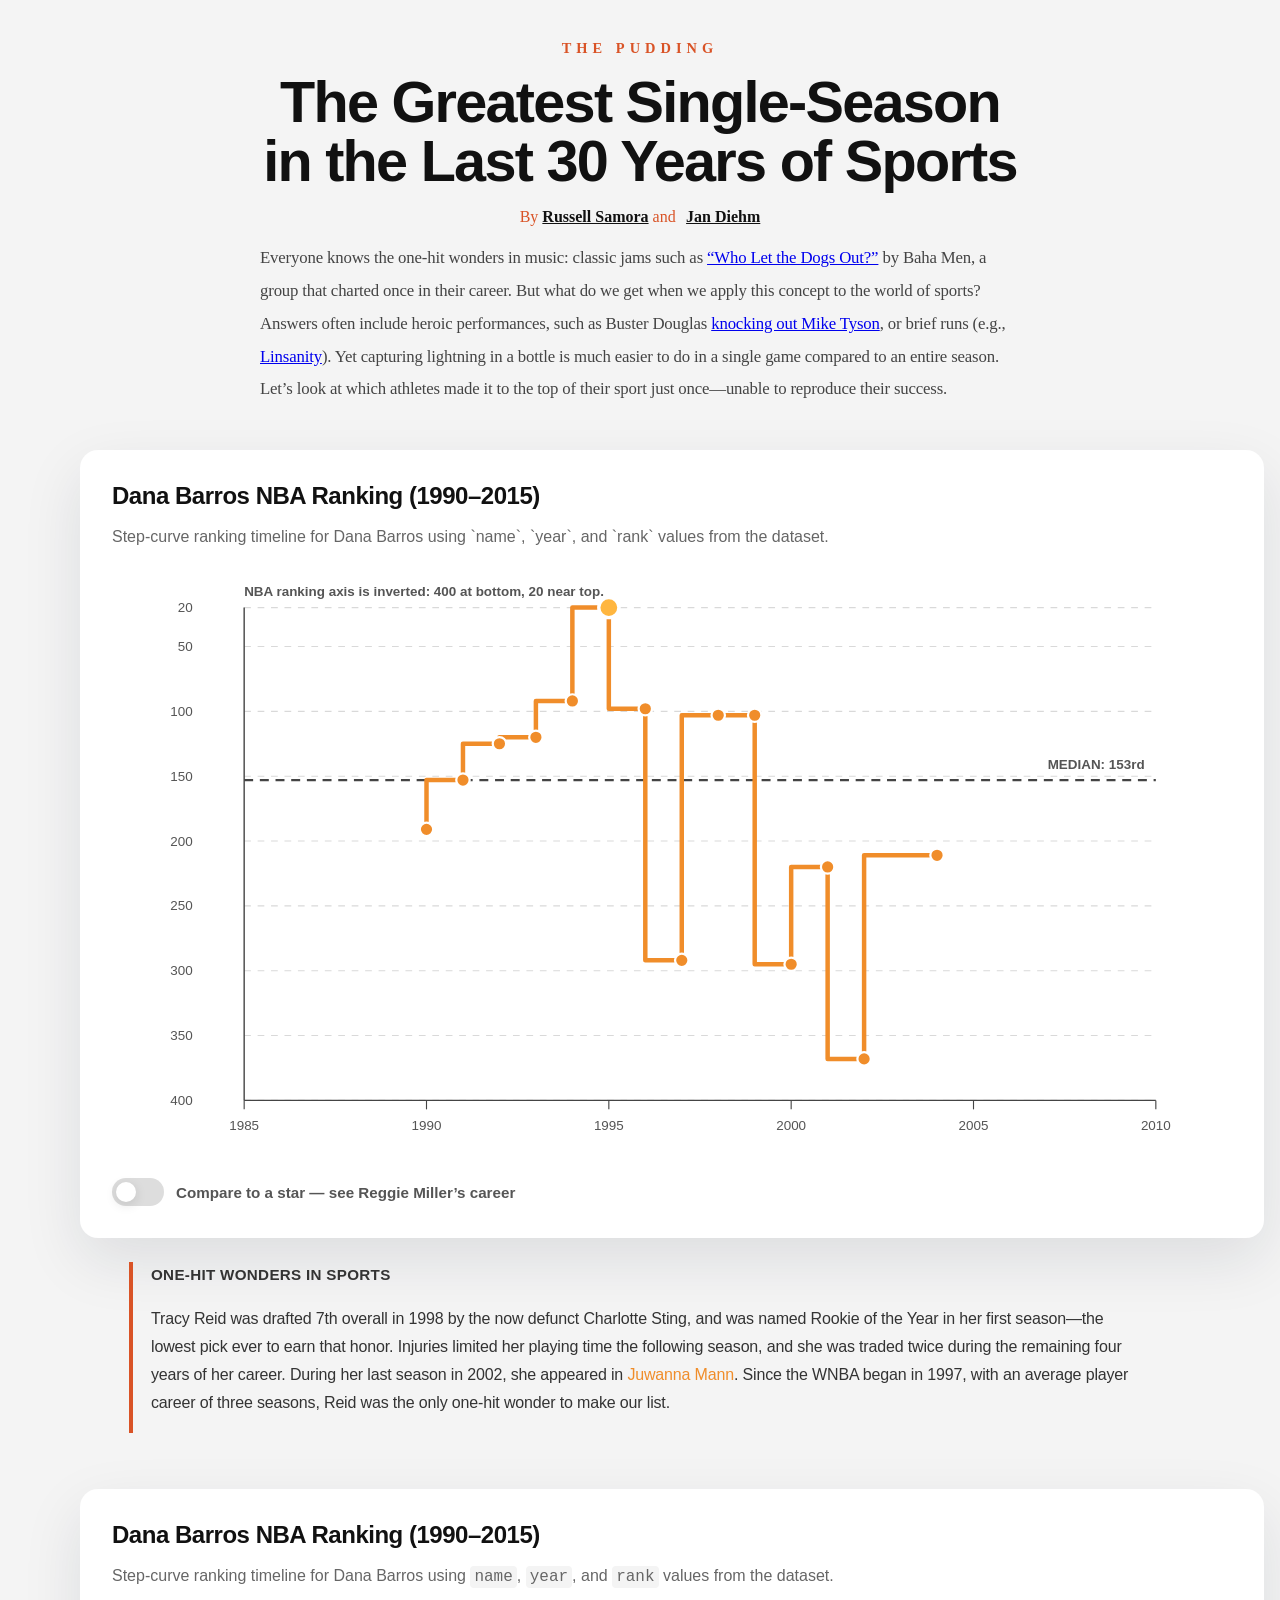
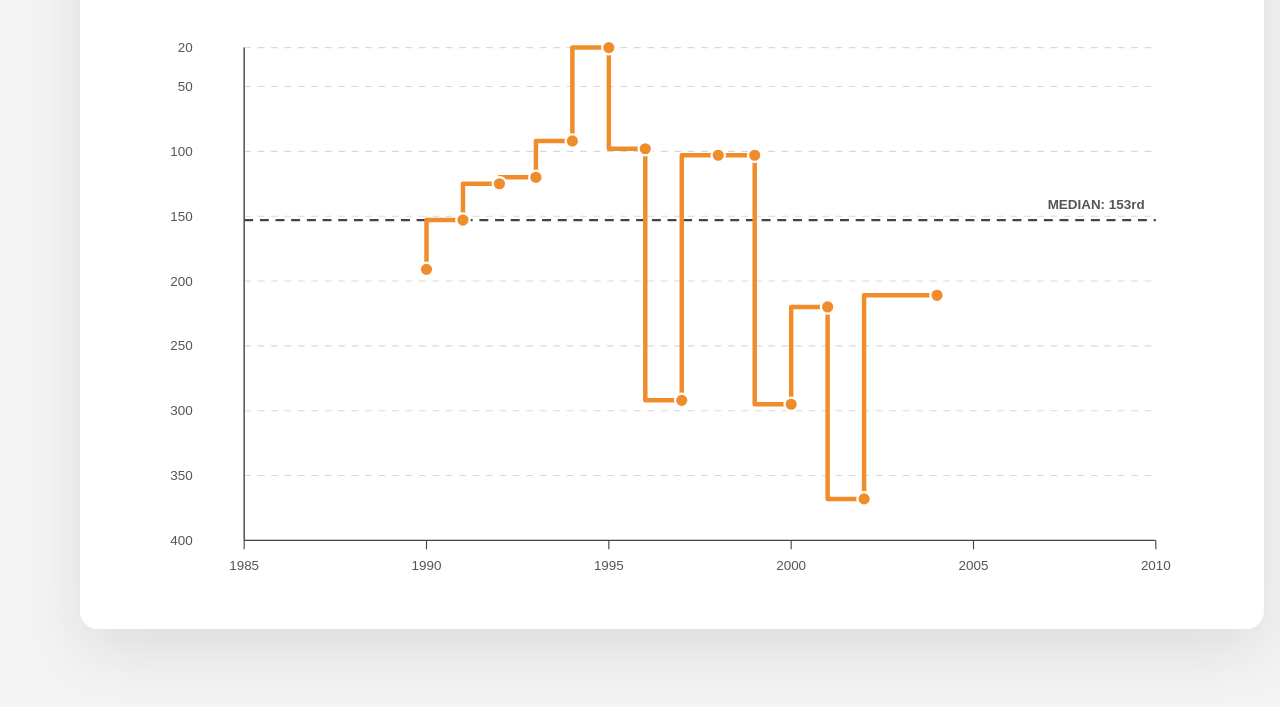
<file: one hit wonder data set/index.html>
<!DOCTYPE html>
<html lang="en">
<head>
  <meta charset="UTF-8" />
  <meta name="viewport" content="width=device-width, initial-scale=1.0" />
  <title>Dana Barros NBA Ranking Timeline</title>
  <style>
    @font-face {
      font-family: 'Publico Text';
      src: local('Publico Text'), local('PublicoText'), local('Publico');
      font-weight: 250;
      font-style: normal;
    }

    @font-face {
      font-family: 'Atlas Grotesk';
      src: local('Atlas Grotesk'), local('AtlasGrotesk'), local('Atlas Grotesk W01'), local('Atlas Grotesk W02');
      font-weight: 250;
      font-style: normal;
    }

    body {
      margin: 0;
      font-family: 'Atlas Grotesk', -apple-system, BlinkMacSystemFont, 'Segoe UI', sans-serif;
      color: #111;
      background: #f4f4f4;
      min-height: 100vh;
      display: flex;
      justify-content: center;
      padding: 40px 20px 80px;
      overflow-x: hidden;
    }

    .page-wrapper {
      width: min(1120px, 100%);
      display: flex;
      flex-direction: column;
      gap: 20px;
    }

    .article-body {
      width: 100%;
      display: flex;
      flex-direction: column;
      gap: 24px;
    }

    .chart-card {
      width: 100%;
      background: white;
      border-radius: 18px;
      box-shadow: 0 22px 60px rgba(20, 30, 50, 0.1);
      padding: 32px;
      margin: 0;
    }

    .chart-card h1 {
      margin: 0 0 14px;
      font-size: 1.5rem;
      letter-spacing: -0.02em;
      font-family: 'Atlas Grotesk', 'Helvetica Neue', Arial, sans-serif;
      color: #111;
    }

    .subtitle {
      margin: 0 0 24px;
      color: #666;
      line-height: 1.6;
    }

    .chart-wrapper {
      position: relative;
    }

    svg {
      width: 100%;
      height: auto;
      display: block;
      overflow: visible;
    }

    .axis-line {
      stroke: #444;
      stroke-width: 1.25;
    }

    .grid-line {
      stroke: #d9d9d9;
      stroke-width: 1;
      stroke-dasharray: 6 6;
    }

    .rank-label,
    .year-label {
      fill: #555;
      font-size: 12px;
    }

    .step-line {
      fill: none;
      stroke: #f08d2a;
      stroke-width: 4;
      stroke-linejoin: round;
      stroke-linecap: round;
    }

    .dot {
      fill: #f08d2a;
      stroke: #fff;
      stroke-width: 2;
      pointer-events: none;
      transition: opacity 0.16s ease, fill 0.16s ease, stroke 0.16s ease;
    }

    .dot.hovered {
      fill: #ffffff;
      stroke: #f08d2a;
      stroke-width: 3;
    }

    .dot.active {
      opacity: 0.95;
    }

    .hit-area {
      fill: transparent;
      cursor: pointer;
    }

    .highlight-dot {
      fill: #ffb63f;
      stroke: #ffffff;
      stroke-width: 3;
    }

    .tooltip {
      position: absolute;
      min-width: 170px;
      background: rgba(255, 255, 255, 0.98);
      border: 1px solid rgba(200, 200, 200, 0.9);
      border-radius: 12px;
      padding: 12px 14px;
      box-shadow: 0 12px 30px rgba(0, 0, 0, 0.12);
      pointer-events: none;
      font-size: 13px;
      line-height: 1.5;
      color: #242424;
      opacity: 0;
      transition: opacity 0.16s ease;
      z-index: 10;
    }

    .tooltip.visible {
      opacity: 1;
    }

    .tooltip-header {
      font-weight: 700;
      margin-bottom: 6px;
      color: #d86d18;
    }

    .tooltip-row {
      display: flex;
      justify-content: space-between;
      font-size: 12px;
      color: #444;
    }

    .second-card {
      margin-top: 8px;
    }

    .compare-toggle {
      display: flex;
      align-items: center;
      gap: 12px;
      margin-top: 22px;
      font-size: 0.95rem;
      color: #333;
      user-select: none;
    }

    .toggle-switch {
      position: relative;
      width: 52px;
      height: 28px;
      display: inline-flex;
      align-items: center;
    }

    .toggle-switch input {
      opacity: 0;
      position: absolute;
      width: 100%;
      height: 100%;
      margin: 0;
      cursor: pointer;
    }

    .toggle-slider {
      position: absolute;
      inset: 0;
      border-radius: 999px;
      background: #dddddd;
      transition: background 0.22s ease;
    }

    .toggle-slider::after {
      content: '';
      position: absolute;
      left: 4px;
      top: 4px;
      width: 20px;
      height: 20px;
      border-radius: 50%;
      background: white;
      box-shadow: 0 3px 12px rgba(0, 0, 0, 0.12);
      transition: transform 0.22s ease;
    }

    .toggle-switch input:checked + .toggle-slider {
      background: #f08d2a;
    }

    .toggle-switch input:checked + .toggle-slider::after {
      transform: translateX(24px);
    }

    .compare-note {
      color: #555;
      font-weight: 600;
    }

    .reggie-line {
      fill: none;
      stroke: #8b8b8b;
      stroke-width: 3;
      stroke-linejoin: round;
      stroke-linecap: round;
      opacity: 0;
      transition: opacity 0.25s ease;
    }

    .reggie-dot {
      fill: #8b8b8b;
      stroke: #ffffff;
      stroke-width: 1.5;
      opacity: 0;
      pointer-events: none;
      transition: opacity 0.25s ease;
    }

    .hidden-series {
      opacity: 0;
    }

    .reggie-line.visible,
    .reggie-dot.visible {
      opacity: 1;
    }

    code {
      font-family: Consolas, monospace;
      background: #f4f4f4;
      padding: 2px 4px;
      border-radius: 4px;
    }

    .annotation {
      fill: #333;
      font-size: 13px;
    }

    .annotation-box {
      fill: rgba(255,255,255,0.92);
      stroke: #ddd;
      stroke-width: 1;
      filter: drop-shadow(0 5px 18px rgba(0,0,0,0.08));
    }

    .interstitial-text {
      width: min(1000px, 100%);
      margin: 0 auto 24px;
      text-align: left;
      color: #333;
      font-size: 1rem;
      line-height: 1.75;
      letter-spacing: -0.01em;
      border-left: 4px solid transparent;
      padding-left: 18px;
    }

    .story-label {
      margin-bottom: 10px;
      font-size: 0.95rem;
      font-weight: 700;
      letter-spacing: 0.02em;
      text-transform: uppercase;
      color: #333;
    }

    .interstitial-text a {
      color: #f08d2a;
      text-decoration: none;
    }

    .interstitial-text a:hover {
      text-decoration: underline;
    }

    .article-header {
      width: min(1000px, 100%);
      margin: 0 auto 28px;
      text-align: center;
      padding: 0 24px;
      font-family: 'Publico Text', Georgia, 'Times New Roman', serif;
    }

    .article-brand {
      font-size: 0.9rem;
      letter-spacing: 0.35em;
      font-weight: 700;
      text-transform: uppercase;
      margin-bottom: 16px;
      color: #222;
    }

    .article-title {
      margin: 0;
      font-size: clamp(1.5rem, 4.5vw, 4.8rem);
      line-height: 1.02;
      letter-spacing: -0.03em;
      font-weight: 600;
      max-width: 780px;
      margin-left: auto;
      margin-right: auto;
      font-family: 'Atlas Grotesk', 'Helvetica Neue', Arial, sans-serif;
    }

    .article-authors {
      margin-top: 18px;
      font-size: 1rem;
      color: #444;
      text-decoration: none;
    }

    .article-authors a {
      color: #111;
      text-decoration: underline;
      font-weight: 700;
    }

    .article-authors a + a {
      margin-left: 0.4em;
    }

    .article-intro {
      margin: 16px auto 0;
      max-width: 760px;
      color: #444;
      font-size: 1.05rem;
      line-height: 1.95;
      letter-spacing: -0.01em;
      text-align: left;
      font-family: 'Publico Text', Georgia, 'Times New Roman', serif;
    }

    .article-header {
      padding: 0 24px;
      margin: 0 auto 24px;
    }

    .article-header .article-brand,
    .article-header .article-title,
    .article-header .article-authors,
    .article-header .article-intro {
      max-width: 760px;
      margin-left: auto;
      margin-right: auto;
    }
  </style>
</head>
<body>
  <div class="page-wrapper">
    <div class="article-header" id="article-header">
      <div class="article-brand" id="article-brand">THE PUDDING</div>
      <h1 class="article-title">The Greatest Single-Season<br>in the Last 30 Years of Sports</h1>
      <div class="article-authors" id="article-authors">By <a href="https://pudding.cool/author/russell-samora" target="_blank" rel="noopener noreferrer">Russell Samora</a> and <a href="https://pudding.cool/author/jan-diehm" target="_blank" rel="noopener noreferrer">Jan Diehm</a></div>
      <p class="article-intro">Everyone knows the one-hit wonders in music: classic jams such as <a href="https://www.youtube.com/watch?v=Qkuu0Lwb5EM" target="_blank" rel="noopener noreferrer">“Who Let the Dogs Out?”</a> by Baha Men, a group that charted once in their career. But what do we get when we apply this concept to the world of sports? Answers often include heroic performances, such as Buster Douglas <a href="https://www.youtube.com/watch?v=rt8LZ8FjGN8" target="_blank" rel="noopener noreferrer">knocking out Mike Tyson</a>, or brief runs (e.g., <a href="https://www.youtube.com/watch?v=m3A6wJBZ7hE" target="_blank" rel="noopener noreferrer">Linsanity</a>). Yet capturing lightning in a bottle is much easier to do in a single game compared to an entire season. Let’s look at which athletes made it to the top of their sport just once—unable to reproduce their success.</p>
    </div>
    <main class="article-body">
      <div class="chart-card">
    <h1>Dana Barros NBA Ranking (1990–2015)</h1>
    <p class="subtitle">Step-curve ranking timeline for Dana Barros using `name`, `year`, and `rank` values from the dataset.</p>
    <div class="chart-wrapper">
      <svg id="chart-one" viewBox="0 0 1000 520" aria-label="Dana Barros ranking chart">
        <g id="grid"></g>
        <g id="axes"></g>
        <g id="reggie-line"></g>
        <g id="line"></g>
        <g id="reggie-points"></g>
        <g id="points"></g>
        <g id="annotations"></g>
      </svg>
    </div>
    <div class="compare-toggle">
      <label class="toggle-switch">
        <input type="checkbox" id="compareToggle" />
        <span class="toggle-slider"></span>
      </label>
      <span class="compare-note">Compare to a star — see Reggie Miller’s career</span>
    </div>
  </div>
  <div class="interstitial-text" id="interstitial-text">
    <p>Tracy Reid was drafted 7th overall in 1998 by the now defunct Charlotte Sting, and was named Rookie of the Year in her first season—the lowest pick ever to earn that honor. Injuries limited her playing time the following season, and she was traded twice during the remaining four years of her career. During her last season in 2002, she appeared in <a href="https://www.imdb.com/title/tt0247444/videoplayer/vi4086497561" target="_blank" rel="noopener noreferrer">Juwanna Mann</a>. Since the WNBA began in 1997, with an average player career of three seasons, Reid was the only one-hit wonder to make our list.</p>
  </div>

  <div class="chart-card second-card">
    <h1>Dana Barros NBA Ranking (1990–2015)</h1>
    <p class="subtitle">Step-curve ranking timeline for Dana Barros using <code>name</code>, <code>year</code>, and <code>rank</code> values from the dataset.</p>
    <div class="chart-wrapper">
      <svg id="chart-two" viewBox="0 0 1000 520" aria-label="Scroll-reveal comparison chart">
        <g id="grid-2"></g>
        <g id="axes-2"></g>
        <g id="reggie-line-2"></g>
        <g id="line-2"></g>
        <g id="reggie-points-2"></g>
        <g id="points-2"></g>
      </svg>
    </div>
  </div>
    </main>
  </div>
        <script>
    const rawData = `name,year,rank,stat_val,played_val
Dana Barros,1990,191,0.0,81
Dana Barros,1991,153,0.3,66
Dana Barros,1992,125,0.6,75
Dana Barros,1993,120,0.7,69
Dana Barros,1994,92,1.2,81
Dana Barros,1995,8,5.3,82
Dana Barros,1996,98,1.3,80
Dana Barros,1997,292,-0.1,24
Dana Barros,1998,103,1.1,80
Dana Barros,1999,103,0.7,50
Dana Barros,2000,295,-0.1,72
Dana Barros,2001,220,0.0,60
Dana Barros,2002,368,-0.3,29
Dana Barros,2003,,,
Dana Barros,2004,211,0.0,1`;

    const reggieRawData = `name,year,rank,stat_val,played_val
Reggie Miller,1988,75,1.2,82
Reggie Miller,1989,38,2.8,74
Reggie Miller,1990,14,4.6,82
Reggie Miller,1991,16,4.5,82
Reggie Miller,1992,20,3.8,82
Reggie Miller,1993,12,4.4,82
Reggie Miller,1994,18,4.1,79
Reggie Miller,1995,16,4.3,81
Reggie Miller,1996,17,3.9,76
Reggie Miller,1997,10,5.2,81
Reggie Miller,1998,14,4.4,81
Reggie Miller,1999,18,2.5,50
Reggie Miller,2000,17,4.0,81
Reggie Miller,2001,32,3.5,81
Reggie Miller,2002,24,3.6,79
Reggie Miller,2003,61,2.1,70
Reggie Miller,2004,39,2.8,80
Reggie Miller,2005,83,1.6,66`;

    const minYear = 1985;
    const maxYear = 2010;
    const svgWidth = 1000;
    const svgHeight = 520;
    const margin = { top: 30, right: 40, bottom: 50, left: 90 };
    const chartWidth = svgWidth - margin.left - margin.right;
    const chartHeight = svgHeight - margin.top - margin.bottom;
    const minRank = 20;
    const maxRank = 400;
    const xPadding = 28;

    const parseSeries = raw => raw.trim().split('\n').slice(1).map(line => {
      const [name, year, rank, stat_val, played_val] = line.split(',');
      return {
        name: name.trim(),
        year: Number(year.trim()),
        rank: rank.trim() ? Number(rank.trim()) : null,
        vorp: stat_val.trim() ? stat_val.trim() : null,
        games: played_val.trim() ? played_val.trim() : null
      };
    });

    const barrosSeries = parseSeries(rawData).filter(d => d.name === 'Dana Barros' && d.rank !== null && d.year >= 1990 && d.year <= 2015);
    const reggieSeries = parseSeries(reggieRawData).filter(d => d.name === 'Reggie Miller' && d.rank !== null && d.year >= minYear && d.year <= maxYear);
    const years = Array.from({ length: maxYear - minYear + 1 }, (_, i) => minYear + i);

    const yearToX = year => margin.left + xPadding + ((year - minYear) / (maxYear - minYear)) * (chartWidth - xPadding * 2);
    const rankToY = rank => {
      const clamped = Math.min(maxRank, Math.max(minRank, rank));
      return margin.top + ((clamped - minRank) / (maxRank - minRank)) * chartHeight;
    };

    const svg = document.getElementById('chart-one');
    const grid = document.getElementById('grid');
    const axes = document.getElementById('axes');
    const reggieLineGroup = document.getElementById('reggie-line');
    const lineGroup = document.getElementById('line');
    const reggiePointsGroup = document.getElementById('reggie-points');
    const pointsGroup = document.getElementById('points');
    const compareToggle = document.getElementById('compareToggle');

    const rankTicks = [400, 350, 300, 250, 200, 150, 100, 50, 20];
    rankTicks.forEach(rank => {
      const y = rankToY(rank);
      const gridLine = document.createElementNS('http://www.w3.org/2000/svg', 'line');
      gridLine.setAttribute('x1', margin.left + xPadding);
      gridLine.setAttribute('y1', y);
      gridLine.setAttribute('x2', svgWidth - margin.right - xPadding);
      gridLine.setAttribute('y2', y);
      gridLine.setAttribute('class', 'grid-line');
      grid.appendChild(gridLine);

      const label = document.createElementNS('http://www.w3.org/2000/svg', 'text');
      label.setAttribute('x', margin.left - 18);
      label.setAttribute('y', y + 4);
      label.setAttribute('text-anchor', 'end');
      label.setAttribute('class', 'rank-label');
      label.textContent = rank;
      grid.appendChild(label);
    });

    const medianRank = 153;
    const medianY = rankToY(medianRank);
    const medianLine = document.createElementNS('http://www.w3.org/2000/svg', 'line');
    medianLine.setAttribute('x1', margin.left + xPadding);
    medianLine.setAttribute('y1', medianY);
    medianLine.setAttribute('x2', svgWidth - margin.right - xPadding);
    medianLine.setAttribute('y2', medianY);
    medianLine.setAttribute('stroke', '#444');
    medianLine.setAttribute('stroke-width', 2);
    medianLine.setAttribute('stroke-dasharray', '8 6');
    axes.appendChild(medianLine);

    const medianLabel = document.createElementNS('http://www.w3.org/2000/svg', 'text');
    medianLabel.setAttribute('x', svgWidth - margin.right - xPadding - 10);
    medianLabel.setAttribute('y', medianY - 10);
    medianLabel.setAttribute('text-anchor', 'end');
    medianLabel.setAttribute('class', 'rank-label');
    medianLabel.setAttribute('font-weight', '700');
    medianLabel.textContent = 'MEDIAN: 153rd';
    axes.appendChild(medianLabel);

    const xAxis = document.createElementNS('http://www.w3.org/2000/svg', 'line');
    xAxis.setAttribute('x1', margin.left + xPadding);
    xAxis.setAttribute('y1', svgHeight - margin.bottom);
    xAxis.setAttribute('x2', svgWidth - margin.right - xPadding);
    xAxis.setAttribute('y2', svgHeight - margin.bottom);
    xAxis.setAttribute('class', 'axis-line');
    axes.appendChild(xAxis);

    const yAxis = document.createElementNS('http://www.w3.org/2000/svg', 'line');
    yAxis.setAttribute('x1', margin.left + xPadding);
    yAxis.setAttribute('y1', margin.top);
    yAxis.setAttribute('x2', margin.left + xPadding);
    yAxis.setAttribute('y2', svgHeight - margin.bottom);
    yAxis.setAttribute('class', 'axis-line');
    axes.appendChild(yAxis);

    years.forEach(year => {
      if (year % 5 === 0) {
        const x = yearToX(year);
        const tick = document.createElementNS('http://www.w3.org/2000/svg', 'line');
        tick.setAttribute('x1', x);
        tick.setAttribute('y1', svgHeight - margin.bottom);
        tick.setAttribute('x2', x);
        tick.setAttribute('y2', svgHeight - margin.bottom + 8);
        tick.setAttribute('stroke', '#444');
        tick.setAttribute('stroke-width', 1);
        axes.appendChild(tick);

        const label = document.createElementNS('http://www.w3.org/2000/svg', 'text');
        label.setAttribute('x', x);
        label.setAttribute('y', svgHeight - margin.bottom + 26);
        label.setAttribute('text-anchor', 'middle');
        label.setAttribute('class', 'year-label');
        label.textContent = year;
        axes.appendChild(label);
      }
    });

    const buildSeries = (data, groupLine, groupPoints, lineClass, pointClass, pointRadius, hiddenInitially = false) => {
      const sorted = data.slice().sort((a, b) => a.year - b.year);
      const points = sorted.map(d => ({ x: yearToX(d.year), y: rankToY(d.rank), ...d }));
      const pathParts = [];
      points.forEach((point, idx) => {
        if (idx === 0) {
          pathParts.push(`M ${point.x} ${point.y}`);
        } else {
          const prev = points[idx - 1];
          pathParts.push(`L ${prev.x} ${point.y}`);
          pathParts.push(`L ${point.x} ${point.y}`);
        }
      });

      const path = document.createElementNS('http://www.w3.org/2000/svg', 'path');
      path.setAttribute('d', pathParts.join(' '));
      path.setAttribute('class', `${lineClass}${hiddenInitially ? ' hidden-series' : ''}`);
      groupLine.appendChild(path);

      return points.map(point => {
        const dot = document.createElementNS('http://www.w3.org/2000/svg', 'circle');
        dot.setAttribute('cx', point.x);
        dot.setAttribute('cy', point.y);
        dot.setAttribute('r', pointRadius);
        dot.setAttribute('class', `${pointClass}${hiddenInitially ? ' hidden-series' : ''}`);
        groupPoints.appendChild(dot);
        return { point, dot };
      });
    };

    const barrosPoints = buildSeries(barrosSeries, lineGroup, pointsGroup, 'step-line', 'dot', 6);
    const reggiePoints = buildSeries(reggieSeries, reggieLineGroup, reggiePointsGroup, 'reggie-line', 'reggie-dot', 4, true);

    const tooltip = document.createElement('div');
    tooltip.className = 'tooltip';
    tooltip.innerHTML = `<div class="tooltip-header"></div>
                         <div class="tooltip-row"><span>RANK</span><strong class="tooltip-rank"></strong></div>
                         <div class="tooltip-row"><span>VORP</span><strong class="tooltip-vorp"></strong></div>
                         <div class="tooltip-row"><span>GAMES</span><strong class="tooltip-games"></strong></div>`;
    document.body.appendChild(tooltip);

    const showTooltip = (event, point) => {
      tooltip.querySelector('.tooltip-header').textContent = point.year;
      tooltip.querySelector('.tooltip-rank').textContent = point.rank;
      tooltip.querySelector('.tooltip-vorp').textContent = point.vorp || '—';
      tooltip.querySelector('.tooltip-games').textContent = point.games || '—';
      tooltip.style.left = `${event.clientX + 8}px`;
      tooltip.style.top = `${event.clientY - 12}px`;
      tooltip.classList.add('visible');
    };

    const hideTooltip = () => tooltip.classList.remove('visible');

    const bestBarros = barrosPoints.reduce((best, item) => {
      if (item.point.rank <= 20 && (!best || item.point.rank < best.point.rank)) return item;
      return best;
    }, null);

    barrosPoints.forEach(({ point, dot }) => {
      const isHighlight = bestBarros && point.year === bestBarros.point.year;
      const radius = isHighlight ? 9 : 6;
      dot.setAttribute('r', radius);
      dot.setAttribute('class', isHighlight ? 'dot highlight-dot' : 'dot');

      const hit = document.createElementNS('http://www.w3.org/2000/svg', 'circle');
      hit.setAttribute('cx', point.x);
      hit.setAttribute('cy', point.y);
      hit.setAttribute('r', 12);
      hit.setAttribute('class', 'hit-area');
      pointsGroup.appendChild(hit);

      hit.addEventListener('mouseenter', event => {
        dot.setAttribute('r', radius + 2);
        dot.classList.add('hovered');
        showTooltip(event, point);
      });
      hit.addEventListener('mousemove', event => showTooltip(event, point));
      hit.addEventListener('mouseleave', () => {
        dot.setAttribute('r', radius);
        dot.classList.remove('hovered');
        hideTooltip();
      });
    });

    compareToggle.addEventListener('change', event => {
      const show = event.target.checked;
      reggieLineGroup.querySelectorAll('path').forEach(path => path.classList.toggle('visible', show));
      reggiePointsGroup.querySelectorAll('circle').forEach(dot => dot.classList.toggle('visible', show));
    });

    const title = document.createElementNS('http://www.w3.org/2000/svg', 'text');
    title.setAttribute('x', margin.left + xPadding);
    title.setAttribute('y', margin.top - 10);
    title.setAttribute('class', 'year-label');
    title.setAttribute('font-size', '14');
    title.setAttribute('font-weight', '700');
    title.textContent = 'NBA ranking axis is inverted: 400 at bottom, 20 near top.';
    svg.appendChild(title);

    const secondSvg = document.getElementById('chart-two');
    const secondGrid = document.getElementById('grid-2');
    const secondAxes = document.getElementById('axes-2');
    const secondReggieLineGroup = document.getElementById('reggie-line-2');
    const secondLineGroup = document.getElementById('line-2');
    const secondReggiePointsGroup = document.getElementById('reggie-points-2');
    const secondPointsGroup = document.getElementById('points-2');
    const secondCard = document.querySelector('.second-card');

    rankTicks.forEach(rank => {
      const y = rankToY(rank);
      const gridLine = document.createElementNS('http://www.w3.org/2000/svg', 'line');
      gridLine.setAttribute('x1', margin.left + xPadding);
      gridLine.setAttribute('y1', y);
      gridLine.setAttribute('x2', svgWidth - margin.right - xPadding);
      gridLine.setAttribute('y2', y);
      gridLine.setAttribute('class', 'grid-line');
      secondGrid.appendChild(gridLine);

      const label = document.createElementNS('http://www.w3.org/2000/svg', 'text');
      label.setAttribute('x', margin.left - 18);
      label.setAttribute('y', y + 4);
      label.setAttribute('text-anchor', 'end');
      label.setAttribute('class', 'rank-label');
      label.textContent = rank;
      secondGrid.appendChild(label);
    });

    const secondMedianY = rankToY(medianRank);
    const secondMedianLine = document.createElementNS('http://www.w3.org/2000/svg', 'line');
    secondMedianLine.setAttribute('x1', margin.left + xPadding);
    secondMedianLine.setAttribute('y1', secondMedianY);
    secondMedianLine.setAttribute('x2', svgWidth - margin.right - xPadding);
    secondMedianLine.setAttribute('y2', secondMedianY);
    secondMedianLine.setAttribute('stroke', '#444');
    secondMedianLine.setAttribute('stroke-width', 2);
    secondMedianLine.setAttribute('stroke-dasharray', '8 6');
    secondAxes.appendChild(secondMedianLine);

    const secondMedianLabel = document.createElementNS('http://www.w3.org/2000/svg', 'text');
    secondMedianLabel.setAttribute('x', svgWidth - margin.right - xPadding - 10);
    secondMedianLabel.setAttribute('y', secondMedianY - 10);
    secondMedianLabel.setAttribute('text-anchor', 'end');
    secondMedianLabel.setAttribute('class', 'rank-label');
    secondMedianLabel.setAttribute('font-weight', '700');
    secondMedianLabel.textContent = 'MEDIAN: 153rd';
    secondAxes.appendChild(secondMedianLabel);

    const secondXAxis = document.createElementNS('http://www.w3.org/2000/svg', 'line');
    secondXAxis.setAttribute('x1', margin.left + xPadding);
    secondXAxis.setAttribute('y1', svgHeight - margin.bottom);
    secondXAxis.setAttribute('x2', svgWidth - margin.right - xPadding);
    secondXAxis.setAttribute('y2', svgHeight - margin.bottom);
    secondXAxis.setAttribute('class', 'axis-line');
    secondAxes.appendChild(secondXAxis);

    const secondYAxis = document.createElementNS('http://www.w3.org/2000/svg', 'line');
    secondYAxis.setAttribute('x1', margin.left + xPadding);
    secondYAxis.setAttribute('y1', margin.top);
    secondYAxis.setAttribute('x2', margin.left + xPadding);
    secondYAxis.setAttribute('y2', svgHeight - margin.bottom);
    secondYAxis.setAttribute('class', 'axis-line');
    secondAxes.appendChild(secondYAxis);

    years.forEach(year => {
      if (year % 5 === 0) {
        const x = yearToX(year);
        const tick = document.createElementNS('http://www.w3.org/2000/svg', 'line');
        tick.setAttribute('x1', x);
        tick.setAttribute('y1', svgHeight - margin.bottom);
        tick.setAttribute('x2', x);
        tick.setAttribute('y2', svgHeight - margin.bottom + 8);
        tick.setAttribute('stroke', '#444');
        tick.setAttribute('stroke-width', 1);
        secondAxes.appendChild(tick);

        const label = document.createElementNS('http://www.w3.org/2000/svg', 'text');
        label.setAttribute('x', x);
        label.setAttribute('y', svgHeight - margin.bottom + 26);
        label.setAttribute('text-anchor', 'middle');
        label.setAttribute('class', 'year-label');
        label.textContent = year;
        secondAxes.appendChild(label);
      }
    });

    const secondBarrosPoints = buildSeries(barrosSeries, secondLineGroup, secondPointsGroup, 'step-line', 'dot', 6);
    buildSeries(reggieSeries, secondReggieLineGroup, secondReggiePointsGroup, 'reggie-line', 'reggie-dot', 4, true);

    const secondReggieElements = [
      ...secondReggieLineGroup.querySelectorAll('path'),
      ...secondReggiePointsGroup.querySelectorAll('circle')
    ];

    secondBarrosPoints.forEach(({ point, dot }) => {
      const radius = dot.getAttribute('r');
      const hit = document.createElementNS('http://www.w3.org/2000/svg', 'circle');
      hit.setAttribute('cx', point.x);
      hit.setAttribute('cy', point.y);
      hit.setAttribute('r', 12);
      hit.setAttribute('class', 'hit-area');
      secondPointsGroup.appendChild(hit);

      hit.addEventListener('mouseenter', event => {
        dot.setAttribute('r', Number(radius) + 2);
        dot.classList.add('hovered');
        showTooltip(event, point);
      });
      hit.addEventListener('mousemove', event => showTooltip(event, point));
      hit.addEventListener('mouseleave', () => {
        dot.setAttribute('r', radius);
        dot.classList.remove('hovered');
        hideTooltip();
      });
    });

    const updateSecondReveal = () => {
      const cardTop = secondCard.getBoundingClientRect().top;
      const viewportHeight = window.innerHeight;
      const cardHeight = secondCard.offsetHeight;
      const fadeStart = viewportHeight - cardHeight / 2;
      const fadeEnd = 100;

      let opacity = 0;
      if (cardTop <= fadeEnd) {
        opacity = 1;
      } else if (cardTop < fadeStart) {
        opacity = 1 - (cardTop - fadeEnd) / (fadeStart - fadeEnd);
      }

      secondReggieElements.forEach(element => {
        element.style.opacity = opacity;
      });
    };

    window.addEventListener('scroll', updateSecondReveal, { passive: true });
    window.addEventListener('resize', updateSecondReveal);
    updateSecondReveal();

    const interstitialText = document.getElementById('interstitial-text');
    if (interstitialText) {
      fetch('Stories.json')
        .then(response => response.json())
        .then(stories => {
          const story = stories.find(item => item.short === 'sports one-hit wonders' || item.hed === 'One-Hit Wonders in Sports');
          if (!story) return;
          interstitialText.style.borderLeftColor = story.bgColor;
          const label = document.createElement('div');
          label.className = 'story-label';
          label.textContent = story.hed;
          interstitialText.prepend(label);

          const articleBrand = document.getElementById('article-brand');
          const articleAuthors = document.getElementById('article-authors');
          if (articleBrand) articleBrand.style.color = story.bgColor;
          if (articleAuthors) articleAuthors.style.color = story.bgColor;
        })
        .catch(() => {
          // Stories.json formatting is optional, keep existing text if unavailable.
        });
    }
  </script>
</body>
</html>
</file>
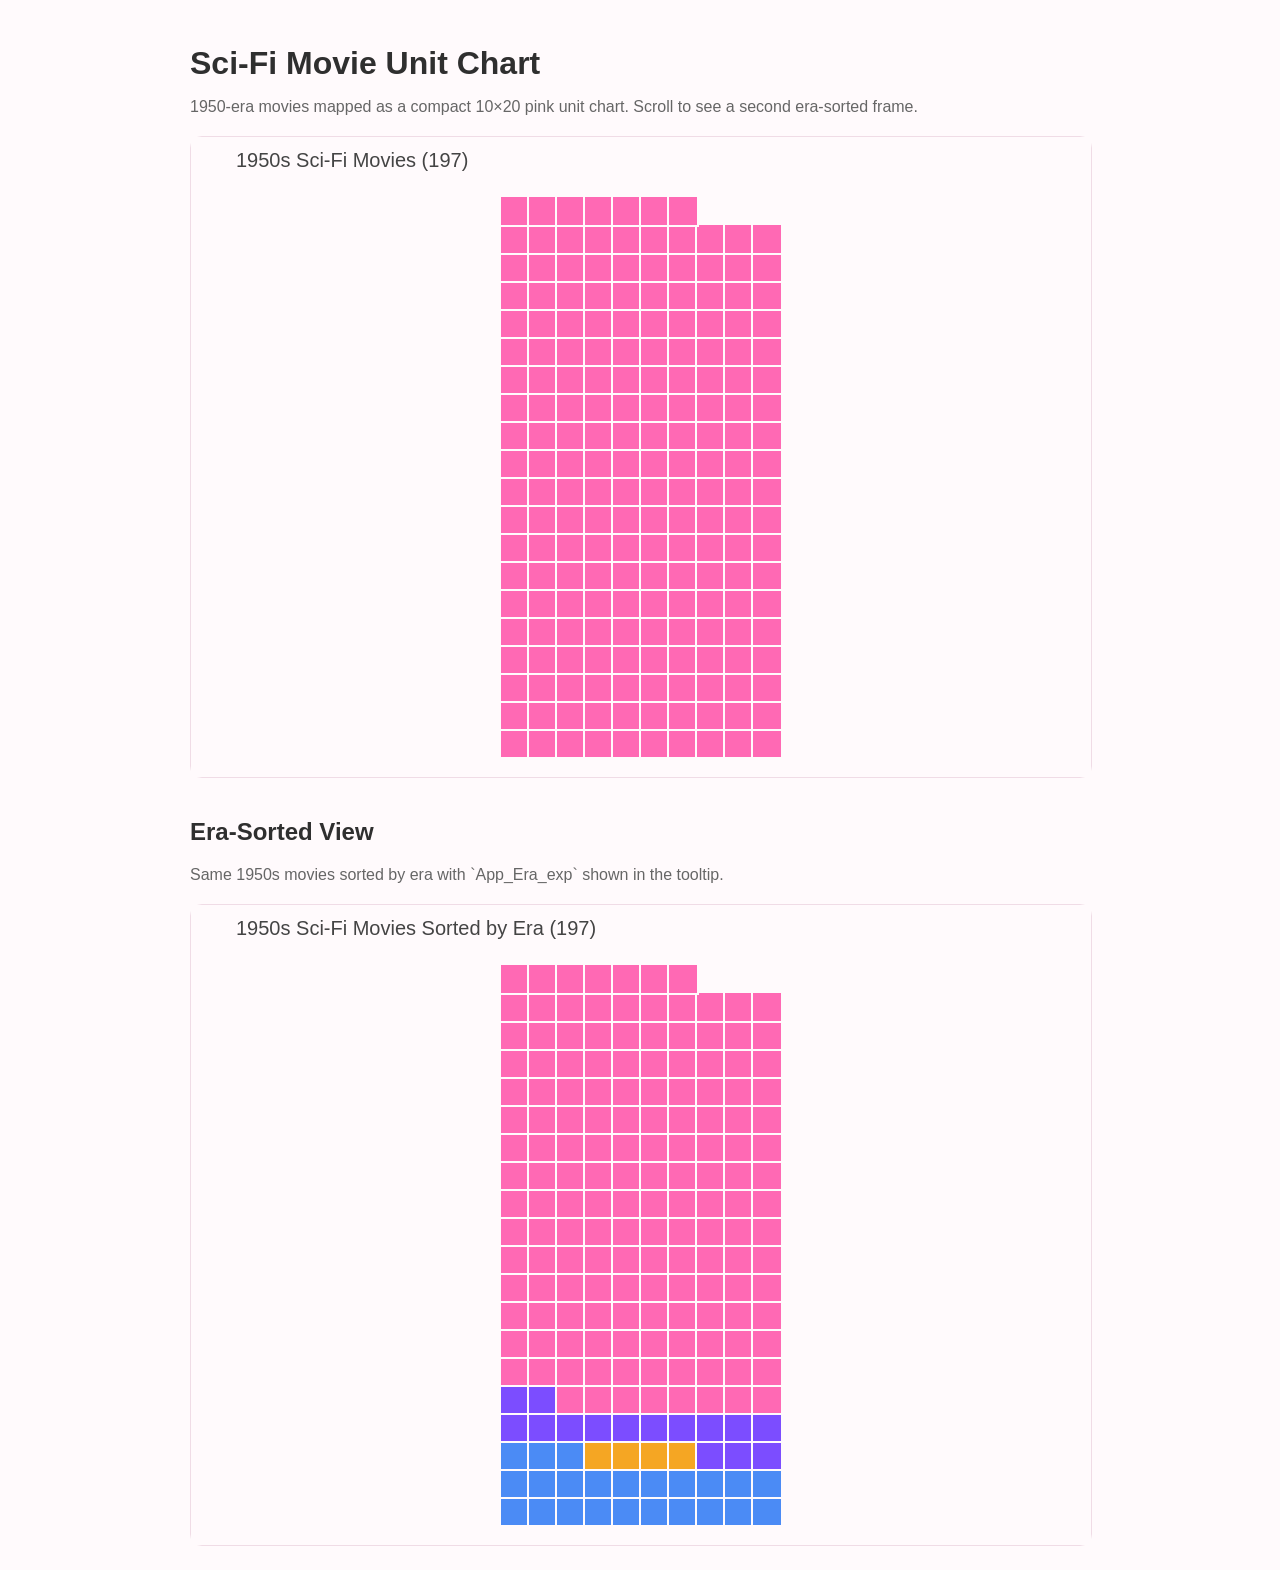
<file: scifi/index.html>
<!DOCTYPE html>
<html lang="en">
  <head>
    <meta charset="UTF-8" />
    <meta name="viewport" content="width=device-width, initial-scale=1.0" />
    <title>Sci-Fi Unit Chart</title>
    <script src="https://cdn.plot.ly/plotly-2.35.2.min.js"></script>
    <style>
      body {
        font-family: Arial, sans-serif;
        margin: 0;
        padding: 24px;
        background: #fffafc;
        color: #2f2f2f;
      }

      .container {
        max-width: 900px;
        margin: 0 auto;
      }

      h1 {
        margin-bottom: 8px;
      }

      .subtitle {
        margin-bottom: 20px;
        color: #666;
      }

      #chart,
      #chart2 {
        width: 100%;
        height: 640px;
        border: 1px solid #f0dce6;
        border-radius: 12px;
        background: white;
      }
    </style>
  </head>
  <body>
    <div class="container">
      <h1>Sci-Fi Movie Unit Chart</h1>
      <p class="subtitle">
        1950-era movies mapped as a compact 10×20 pink unit chart. Scroll to see a second era-sorted frame.
      </p>
      <div id="chart"></div>
    </div>

    <div class="container" style="margin-top: 40px;">
      <h2>Era-Sorted View</h2>
      <p class="subtitle">
        Same 1950s movies sorted by era with `App_Era_exp` shown in the tooltip.
      </p>
      <div id="chart2"></div>
    </div>

    <script>
      function parseCsv(text) {
        const rows = [];
        let row = [];
        let value = '';
        let inQuotes = false;

        for (let i = 0; i < text.length; i += 1) {
          const char = text[i];
          const next = text[i + 1];

          if (char === '"') {
            if (inQuotes && next === '"') {
              value += '"';
              i += 1;
            } else {
              inQuotes = !inQuotes;
            }
          } else if (char === ',' && !inQuotes) {
            row.push(value);
            value = '';
          } else if ((char === '\n' || char === '\r') && !inQuotes) {
            if (char === '\r' && next === '\n') {
              i += 1;
            }
            row.push(value);
            if (row.some((cell) => cell !== '')) {
              rows.push(row);
            }
            row = [];
            value = '';
          } else {
            value += char;
          }
        }

        if (value.length > 0 || row.length > 0) {
          row.push(value);
          if (row.some((cell) => cell !== '')) {
            rows.push(row);
          }
        }

        const headers = rows[0] || [];
        return rows.slice(1).map((cells) => {
          const rowObj = {};
          headers.forEach((header, index) => {
            rowObj[header] = cells[index] || '';
          });
          return rowObj;
        });
      }

      function extractYear(value) {
        if (!value) {
          return null;
        }
        const match = value.match(/(\d{4})/);
        return match ? Number(match[1]) : null;
      }

      async function loadCsv() {
        const csvPath = './scifi%20-%20scifi_dataset.csv';
        const response = await fetch(csvPath);
        if (!response.ok) {
          throw new Error(`Could not load CSV: ${response.status}`);
        }

        const text = await response.text();
        return parseCsv(text);
      }

      function getEraInfo(row) {
        const eraRaw = (row.APP_Era || row.Era || '').trim().toLowerCase();
        const era = eraRaw || 'multiple/other';
        const mapping = {
          present: { label: 'Present', color: '#ff69b4' },
          future: { label: 'Future', color: '#4b8bf5' },
          past: { label: 'Past', color: '#7c4dff' },
          'multiple/other': { label: 'Multiple/Other', color: '#f5a623' },
        };
        return mapping[era] || mapping['multiple/other'];
      }

      function buildCells(rows) {
        const filtered = rows.filter((row) => {
          const year = extractYear(row.title_year || row.year || row.first_year || '');
          return year >= 1950 && year <= 1959;
        });

        const columns = 10;
        const cells = filtered.map((row, index) => {
          const x = index % columns;
          const y = Math.floor(index / columns);
          const title = (row.title_year || '').replace(/\s*\(\d{4}\)\s*$/, '');
          const year = extractYear(row.title_year || row.year || row.first_year || '');
          const eraInfo = getEraInfo(row);

          return {
            x,
            y,
            title: title || 'Unknown',
            year: year || 'N/A',
            eraLabel: eraInfo.label,
            eraColor: eraInfo.color,
          };
        });

        return { filtered, cells };
      }

      function buildSortedCells(rows) {
        const filtered = rows
          .filter((row) => {
            const year = extractYear(row.title_year || row.year || row.first_year || '');
            return year >= 1950 && year <= 1959;
          })
          .sort((a, b) => {
            const eraA = (a.APP_Era || a.Era || '').toLowerCase();
            const eraB = (b.APP_Era || b.Era || '').toLowerCase();
            if (eraA < eraB) return -1;
            if (eraA > eraB) return 1;
            return 0;
          });

        const columns = 10;
        const cells = filtered.map((row, index) => {
          const x = index % columns;
          const y = Math.floor(index / columns);
          const title = (row.title_year || '').replace(/\s*\(\d{4}\)\s*$/, '');
          const year = extractYear(row.title_year || row.year || row.first_year || '');
          const eraExp = row.APP_Era_exp || 'No era description';
          const eraInfo = getEraInfo(row);

          return {
            x,
            y,
            title: title || 'Unknown',
            year: year || 'N/A',
            eraExp,
            eraLabel: eraInfo.label,
            eraColor: eraInfo.color,
          };
        });

        return { filtered, cells };
      }

      async function renderChart() {
        try {
          const rows = await loadCsv();
          const { filtered, cells } = buildCells(rows);

          const trace = {
            type: 'scatter',
            mode: 'markers',
            x: cells.map((cell) => cell.x),
            y: cells.map((cell) => cell.y),
            marker: {
              symbol: 'square',
              size: 30,
              color: '#ff69b4',
              line: {
                color: '#fffafc',
                width: 2,
              },
            },
            text: cells.map((cell) => `Movie: ${cell.title}<br>Year: ${cell.year}`),
            hovertemplate: '%{text}<extra></extra>',
          };

          const layout = {
            title: {
              text: `1950s Sci-Fi Movies (${filtered.length})`,
              x: 0.05,
              font: { size: 20 },
            },
            xaxis: {
              showgrid: false,
              zeroline: false,
              ticks: '',
              showticklabels: false,
              range: [-0.5, 9.5],
            },
            yaxis: {
              showgrid: false,
              zeroline: false,
              ticks: '',
              showticklabels: false,
              range: [-0.5, 19.5],
              scaleanchor: 'x',
              scaleratio: 1,
            },
            margin: { t: 60, r: 20, b: 20, l: 20 },
            paper_bgcolor: '#fffafc',
            plot_bgcolor: '#fffafc',
          };

          Plotly.newPlot('chart', [trace], layout, { responsive: true });
        } catch (error) {
          document.getElementById('chart').innerHTML = `<p style="padding: 20px; color: #c0392b;">${error.message}</p>`;
        }
      }

      async function renderChart2() {
        try {
          const rows = await loadCsv();
          const { filtered, cells } = buildSortedCells(rows);

          const trace = {
            type: 'scatter',
            mode: 'markers',
            x: cells.map((cell) => cell.x),
            y: cells.map((cell) => cell.y),
            marker: {
              symbol: 'square',
              size: 30,
              color: cells.map((cell) => cell.eraColor),
              line: {
                color: '#fffafc',
                width: 2,
              },
            },
            text: cells.map((cell) => `Movie: ${cell.title}<br>Year: ${cell.year}<br>Era: ${cell.eraLabel}<br>${cell.eraExp}`),
            hovertemplate: '%{text}<extra></extra>',
          };

          const layout = {
            title: {
              text: `1950s Sci-Fi Movies Sorted by Era (${filtered.length})`,
              x: 0.05,
              font: { size: 20 },
            },
            xaxis: {
              showgrid: false,
              zeroline: false,
              ticks: '',
              showticklabels: false,
              range: [-0.5, 9.5],
            },
            yaxis: {
              showgrid: false,
              zeroline: false,
              ticks: '',
              showticklabels: false,
              range: [-0.5, 19.5],
              scaleanchor: 'x',
              scaleratio: 1,
            },
            margin: { t: 60, r: 20, b: 20, l: 20 },
            paper_bgcolor: '#fffafc',
            plot_bgcolor: '#fffafc',
          };

          Plotly.newPlot('chart2', [trace], layout, { responsive: true });
        } catch (error) {
          document.getElementById('chart2').innerHTML = `<p style="padding: 20px; color: #c0392b;">${error.message}</p>`;
        }
      }

      renderChart();
      renderChart2();
    </script>
  </body>
</html>
</file>
